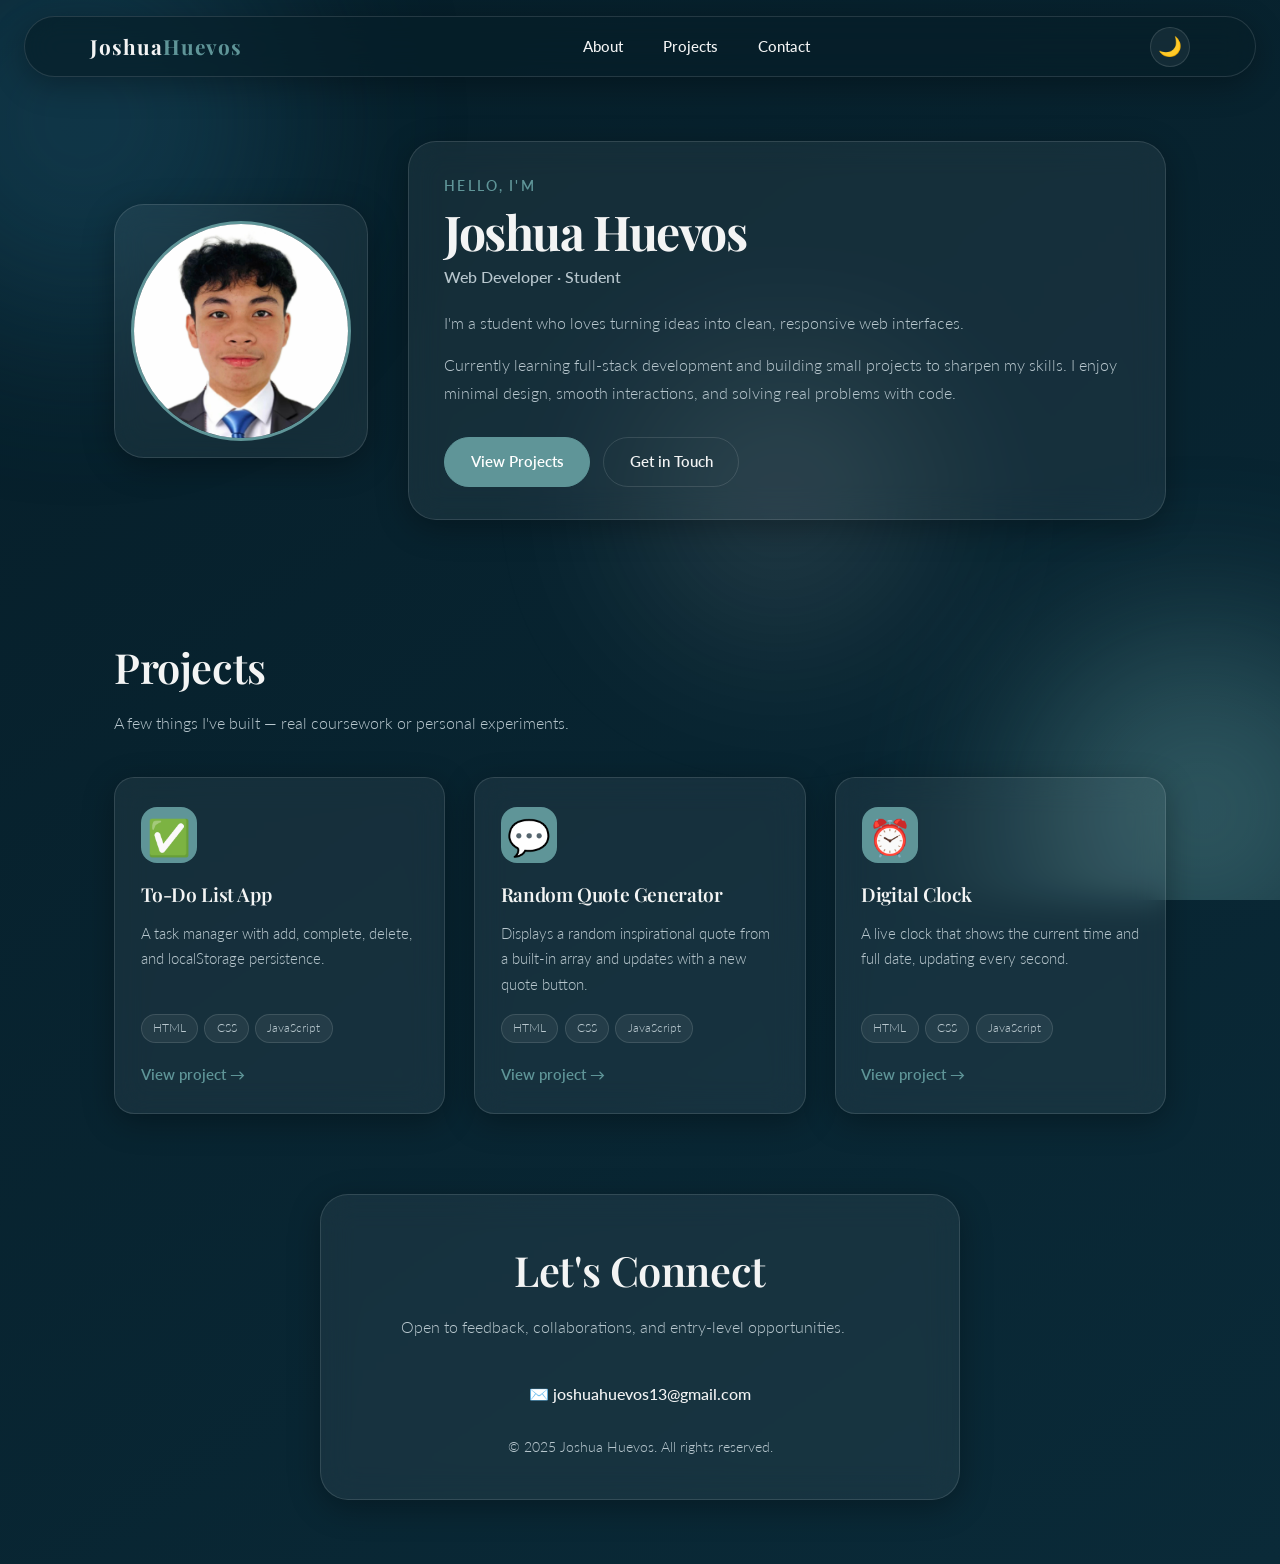
<file: index.html>
<!DOCTYPE html>
<html lang="en" data-theme="dark">
<head>
  <meta charset="UTF-8">
  <meta name="viewport" content="width=device-width, initial-scale=1.0">
  <meta name="description" content="Portfolio of Joshua Huevos — Web Developer.">
  <title>Joshua Huevos | Portfolio</title>

  <link rel="preconnect" href="https://fonts.googleapis.com">
  <link rel="preconnect" href="https://fonts.gstatic.com" crossorigin>
  <link href="https://fonts.googleapis.com/css2?family=Playfair+Display:wght@400;600;700&family=Lato:wght@300;400;700&display=swap" rel="stylesheet">

  <link rel="stylesheet" href="style.css">
</head>
<body>
  <div class="bg-orbs" aria-hidden="true">
    <span class="orb orb-1"></span>
    <span class="orb orb-2"></span>
    <span class="orb orb-3"></span>
  </div>
  <header class="site-header glass" id="top">
    <nav class="nav" aria-label="Main navigation">
      <a href="#hero" class="brand">Joshua<span>Huevos</span></a>
      <button id="navToggle" class="nav-toggle"
              aria-label="Open navigation menu"
              aria-expanded="false"
              aria-controls="navMenu">
        <span class="bar"></span>
        <span class="bar"></span>
        <span class="bar"></span>
      </button>
      <ul id="navMenu" class="nav-menu">
        <li><a class="nav-link" href="#hero">About</a></li>
        <li><a class="nav-link" href="#projects">Projects</a></li>
        <li><a class="nav-link" href="#contact">Contact</a></li>
      </ul>
      <button id="themeToggle" class="theme-toggle" aria-label="Switch colour theme">🌙</button>
    </nav>
  </header>
  <main>
    <section id="hero" class="section hero reveal">
      <div class="hero-grid">
        <div class="hero-media glass">
          <img src="images/1by1juswa.jpg"
               alt="Portrait photo of Joshua Huevos"
               width="260" height="260">
        </div>
        <div class="hero-text glass">
          <p class="eyebrow">Hello, I'm</p>
          <h1>Joshua Huevos</h1>
          <p class="role">Web Developer · Student</p>
          <p class="bio">
            I'm a student who loves turning ideas into clean, responsive web interfaces.
          </p>
          <p class="bio">
            Currently learning full-stack development and building small projects to sharpen my skills.
            I enjoy minimal design, smooth interactions, and solving real problems with code.
          </p>
          <div class="hero-actions">
            <a href="#projects" class="btn btn-primary">View Projects</a>
            <a href="#contact" class="btn btn-ghost">Get in Touch</a>
          </div>
        </div>
      </div>
    </section>
    <section id="projects" class="section reveal">
      <h2 class="section-title">Projects</h2>
      <p class="section-sub">A few things I've built — real coursework or personal experiments.</p>
      <div class="project-grid">
        <article class="card glass">
          <div class="card-thumb" aria-hidden="true">✅</div>
          <h3>To-Do List App</h3>
          <p class="card-desc">
            A task manager with add, complete, delete, and localStorage persistence.
          </p>
          <ul class="tags">
            <li>HTML</li>
            <li>CSS</li>
            <li>JavaScript</li>
          </ul>
          <a class="card-link" href="todo-app/index.html" target="_blank" rel="noopener">View project →</a>
        </article>
        <article class="card glass">
          <div class="card-thumb" aria-hidden="true">💬</div>
          <h3>Random Quote Generator</h3>
          <p class="card-desc">
            Displays a random inspirational quote from a built-in array and updates with a new quote button.
          </p>
          <ul class="tags">
            <li>HTML</li>
            <li>CSS</li>
            <li>JavaScript</li>
          </ul>
          <a class="card-link" href="quote-app/index.html" target="_blank" rel="noopener">View project →</a>
        </article>
        <article class="card glass">
          <div class="card-thumb" aria-hidden="true">⏰</div>
          <h3>Digital Clock</h3>
          <p class="card-desc">
            A live clock that shows the current time and full date, updating every second.
          </p>
          <ul class="tags">
            <li>HTML</li>
            <li>CSS</li>
            <li>JavaScript</li>
          </ul>
          <a class="card-link" href="clock-app/index.html" target="_blank" rel="noopener">View project →</a>
        </article>
      </div>
    </section>
  </main>
  <footer id="contact" class="footer reveal">
    <div class="contact-card glass">
      <h2 class="section-title">Let's Connect</h2>
      <p class="section-sub">
        Open to feedback, collaborations, and entry-level opportunities.
      </p>
      <ul class="contact-links">
        <li><a href="mailto:joshuahuevos13@gmail.com">✉️ joshuahuevos13@gmail.com</a></li>
      </ul>
      <p class="copyright">© 2025 Joshua Huevos. All rights reserved.</p>
    </div>
  </footer>
  <script src="script.js"></script>
</body>
</html>
</file>
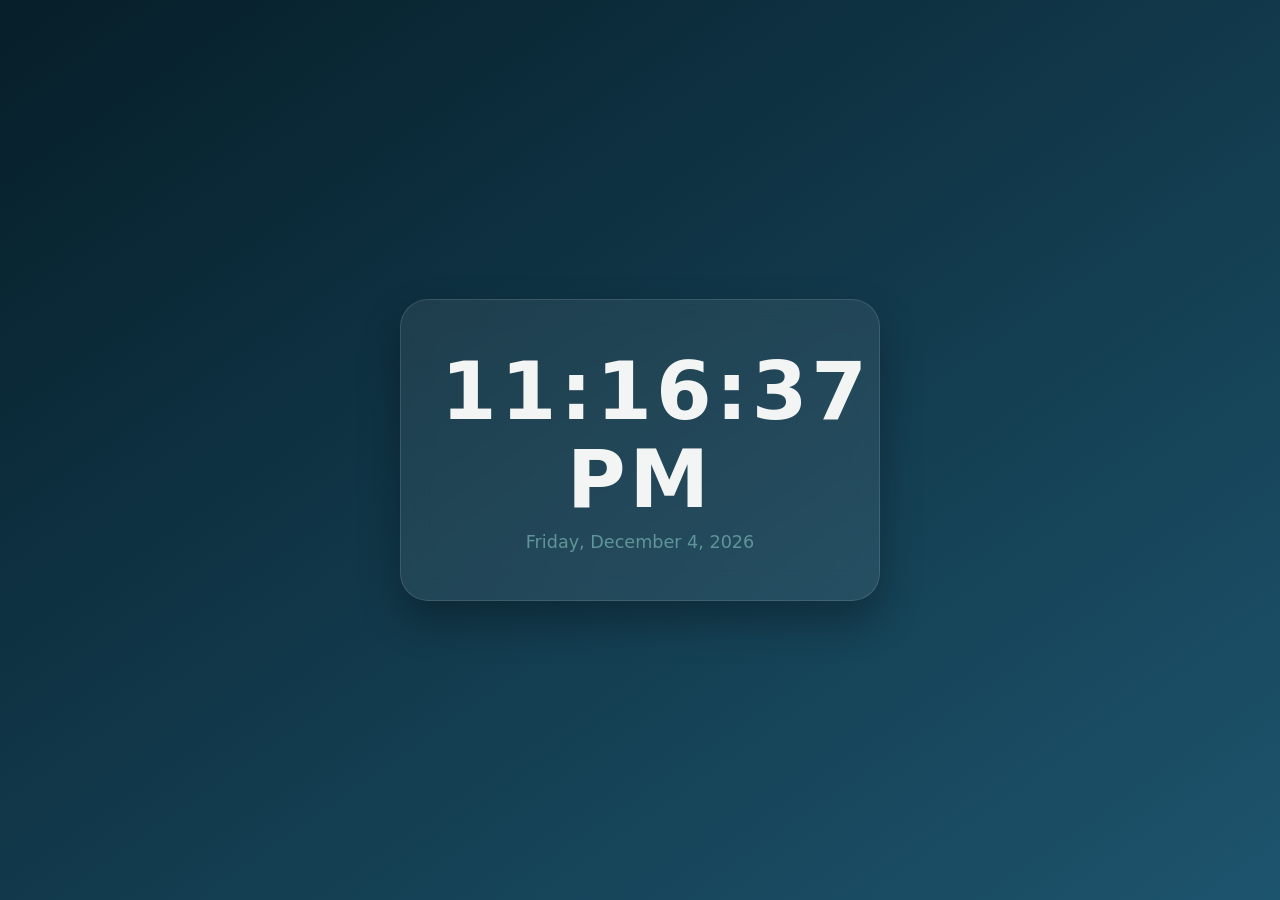
<file: clock-app/index.html>
<!DOCTYPE html>
<html lang="en">
<head>
  <meta charset="UTF-8">
  <meta name="viewport" content="width=device-width, initial-scale=1.0">
  <title>Digital Clock | Joshua Huevos</title>
  <style>
    * { margin: 0; padding: 0; box-sizing: border-box; }
    body {
      font-family: system-ui, -apple-system, sans-serif;
      background: linear-gradient(145deg, #061E29, #1D546D);
      min-height: 100vh;
      display: grid;
      place-items: center;
      color: #F3F4F4;
      padding: 1.5rem;
    }
    .clock-card {
      background: rgba(255,255,255,0.07);
      backdrop-filter: blur(14px);
      -webkit-backdrop-filter: blur(14px);
      border: 1px solid rgba(255,255,255,0.12);
      border-radius: 28px;
      padding: 3rem 2.5rem;
      text-align: center;
      box-shadow: 0 20px 40px rgba(0,0,0,0.3);
      width: 100%;
      max-width: 480px;
    }
    #time {
      font-size: clamp(2.5rem, 10vw, 5rem);
      font-weight: 700;
      letter-spacing: 0.05em;
      line-height: 1.1;
      margin-bottom: 0.5rem;
      color: #F3F4F4;
    }
    #date {
      font-size: 1.1rem;
      color: #5F9598;
      font-weight: 500;
    }
  </style>
</head>
<body>
  <div class="clock-card">
    <div id="time">--:--:--</div>
    <div id="date">Loading date...</div>
  </div>
  <script>
    const timeEl = document.getElementById('time');
    const dateEl = document.getElementById('date');
    function updateClock() {
      const now = new Date();
      let hours = now.getHours();
      const minutes = String(now.getMinutes()).padStart(2, '0');
      const seconds = String(now.getSeconds()).padStart(2, '0');
      const ampm = hours >= 12 ? 'PM' : 'AM';
      hours = hours % 12 || 12;
      const timeString = `${hours}:${minutes}:${seconds} ${ampm}`;
      timeEl.textContent = timeString;
      const options = { weekday: 'long', year: 'numeric', month: 'long', day: 'numeric' };
      dateEl.textContent = now.toLocaleDateString(undefined, options);
    }
    updateClock();
    setInterval(updateClock, 1000);
  </script>
</body>
</html>
</file>
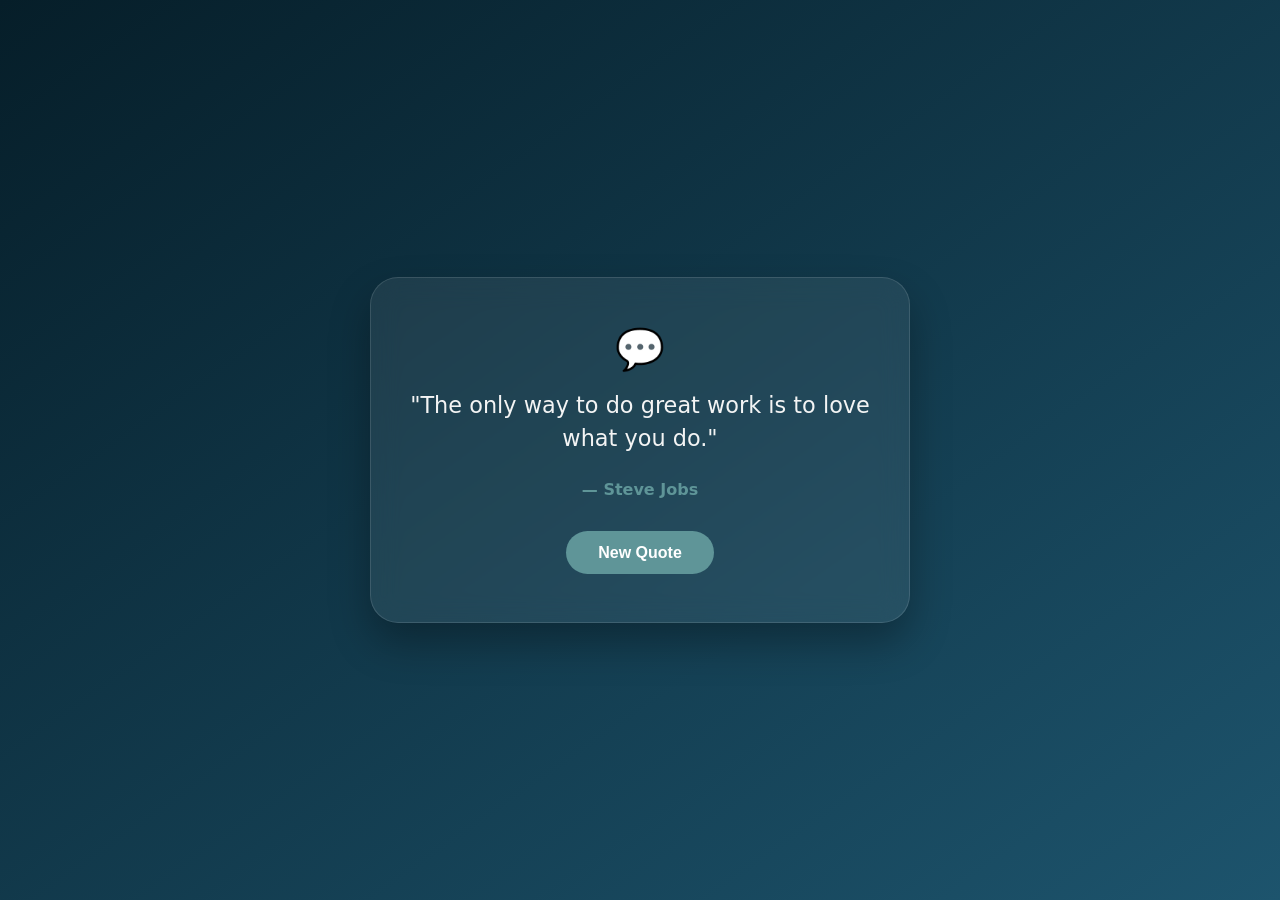
<file: quote-app/index.html>
<!DOCTYPE html>
<html lang="en">
<head>
  <meta charset="UTF-8">
  <meta name="viewport" content="width=device-width, initial-scale=1.0">
  <title>Random Quote Generator | Joshua Huevos</title>
  <style>
    * { margin: 0; padding: 0; box-sizing: border-box; }
    body {
      font-family: system-ui, -apple-system, sans-serif;
      background: linear-gradient(145deg, #061E29, #1D546D);
      min-height: 100vh;
      display: grid;
      place-items: center;
      padding: 1.5rem;
      color: #F3F4F4;
    }
    .card {
      background: rgba(255,255,255,0.07);
      backdrop-filter: blur(14px);
      -webkit-backdrop-filter: blur(14px);
      border: 1px solid rgba(255,255,255,0.12);
      border-radius: 28px;
      padding: 3rem 2rem;
      max-width: 540px;
      width: 100%;
      text-align: center;
      box-shadow: 0 20px 40px rgba(0,0,0,0.3);
    }
    .quote-icon {
      font-size: 2.5rem;
      margin-bottom: 1rem;
    }
    #quoteText {
      font-size: 1.4rem;
      font-weight: 500;
      line-height: 1.5;
      margin-bottom: 1.5rem;
      min-height: 4rem;
      color: #F3F4F4;
    }
    #quoteAuthor {
      font-size: 1rem;
      color: #5F9598;
      font-weight: 600;
      margin-bottom: 2rem;
    }
    #newQuoteBtn {
      background: #5F9598;
      border: none;
      color: #fff;
      padding: 0.8rem 2rem;
      border-radius: 40px;
      font-size: 1rem;
      font-weight: 600;
      cursor: pointer;
      transition: background 0.2s, transform 0.1s;
    }
    #newQuoteBtn:hover {
      background: #1D546D;
    }
    #newQuoteBtn:active {
      transform: scale(0.97);
    }
  </style>
</head>
<body>
  <div class="card">
    <div class="quote-icon">💬</div>
    <p id="quoteText">Loading quote...</p>
    <p id="quoteAuthor"></p>
    <button id="newQuoteBtn">New Quote</button>
  </div>
  <script>
    const quotes = [
      { text: "The only way to do great work is to love what you do.", author: "Steve Jobs" },
      { text: "Code is like humor. When you have to explain it, it’s bad.", author: "Cory House" },
      { text: "Simplicity is the soul of efficiency.", author: "Austin Freeman" },
      { text: "First, solve the problem. Then, write the code.", author: "John Johnson" },
      { text: "Experience is the name everyone gives to their mistakes.", author: "Oscar Wilde" },
      { text: "The best error message is the one that never shows up.", author: "Thomas Fuchs" },
      { text: "Talk is cheap. Show me the code.", author: "Linus Torvalds" }
    ];
    const quoteText = document.getElementById('quoteText');
    const quoteAuthor = document.getElementById('quoteAuthor');
    const newQuoteBtn = document.getElementById('newQuoteBtn');
    function showRandomQuote() {
      const randomIndex = Math.floor(Math.random() * quotes.length);
      const quote = quotes[randomIndex];
      quoteText.textContent = `"${quote.text}"`;
      quoteAuthor.textContent = `— ${quote.author}`;
    }
    showRandomQuote();
    newQuoteBtn.addEventListener('click', showRandomQuote);
  </script>
</body>
</html>
</file>
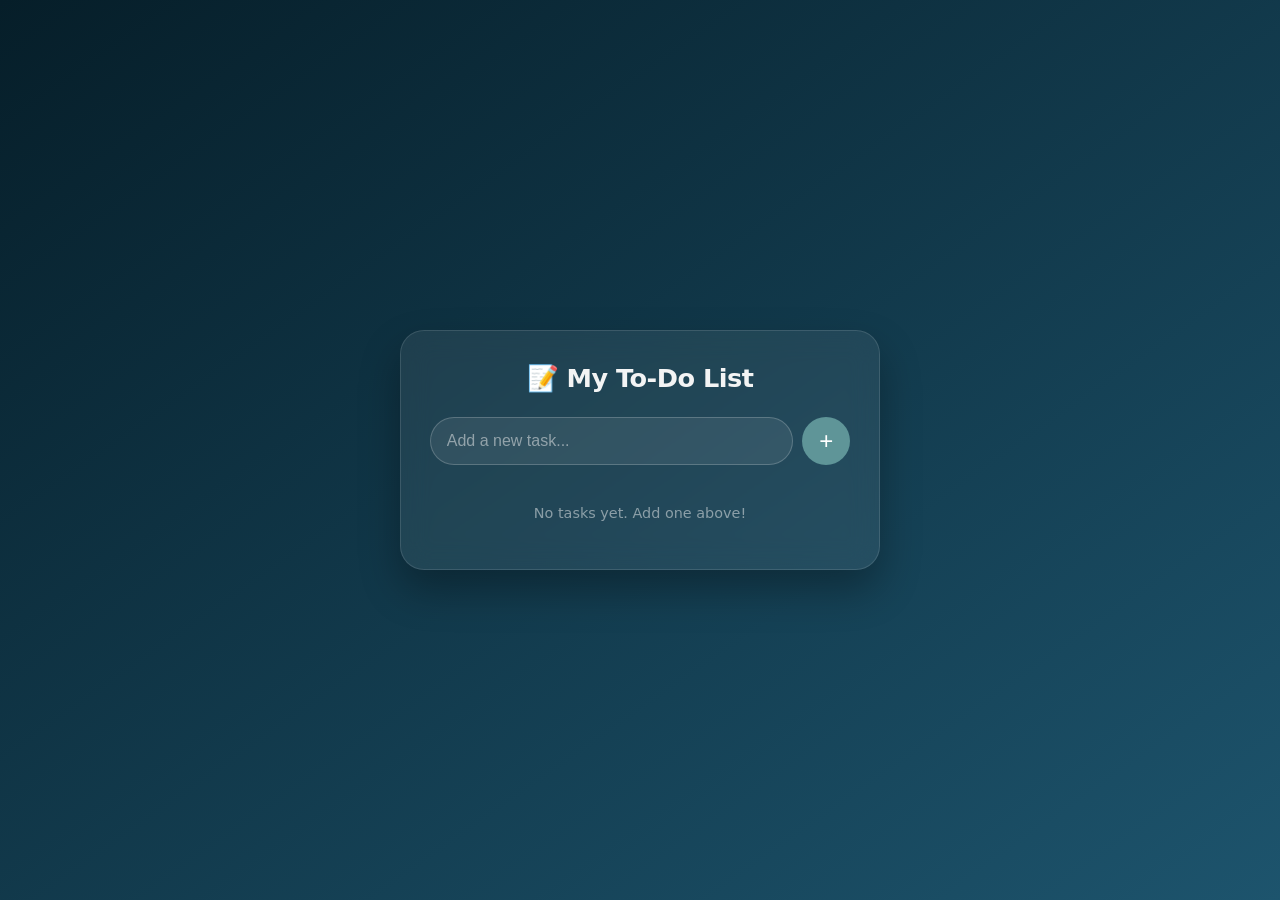
<file: todo-app/index.html>
<!DOCTYPE html>
<html lang="en">
<head>
  <meta charset="UTF-8">
  <meta name="viewport" content="width=device-width, initial-scale=1.0">
  <title>To-Do List | Joshua Huevos</title>
  <style>
    * { margin: 0; padding: 0; box-sizing: border-box; }
    body {
      font-family: system-ui, -apple-system, sans-serif;
      background: linear-gradient(145deg, #061E29, #1D546D);
      min-height: 100vh;
      display: grid;
      place-items: center;
      padding: 1.5rem;
      color: #F3F4F4;
    }
    .app {
      background: rgba(255,255,255,0.07);
      backdrop-filter: blur(14px);
      -webkit-backdrop-filter: blur(14px);
      border: 1px solid rgba(255,255,255,0.12);
      border-radius: 24px;
      padding: 2rem 1.8rem;
      width: 100%;
      max-width: 480px;
      box-shadow: 0 20px 40px rgba(0,0,0,0.3);
    }
    h1 {
      font-size: 1.6rem;
      font-weight: 700;
      margin-bottom: 1.5rem;
      text-align: center;
      letter-spacing: -0.02em;
    }
    .input-row {
      display: flex;
      gap: 0.6rem;
      margin-bottom: 1.5rem;
    }
    #taskInput {
      flex: 1;
      padding: 0.8rem 1rem;
      border-radius: 40px;
      border: 1px solid rgba(255,255,255,0.2);
      background: rgba(255,255,255,0.08);
      color: #F3F4F4;
      font-size: 1rem;
      outline: none;
      transition: border 0.2s;
    }
    #taskInput::placeholder {
      color: rgba(243,244,244,0.5);
    }
    #taskInput:focus {
      border-color: #5F9598;
    }
    #addBtn {
      background: #5F9598;
      border: none;
      color: #fff;
      width: 48px;
      height: 48px;
      border-radius: 50%;
      font-size: 1.5rem;
      cursor: pointer;
      display: grid;
      place-items: center;
      transition: background 0.2s, transform 0.1s;
    }
    #addBtn:hover {
      background: #1D546D;
    }
    #addBtn:active {
      transform: scale(0.95);
    }
    ul {
      list-style: none;
      display: flex;
      flex-direction: column;
      gap: 0.6rem;
    }
    li {
      display: flex;
      align-items: center;
      gap: 0.8rem;
      padding: 0.8rem 1rem;
      background: rgba(255,255,255,0.06);
      border: 1px solid rgba(255,255,255,0.1);
      border-radius: 16px;
      transition: background 0.2s;
    }
    li:hover {
      background: rgba(255,255,255,0.1);
    }
    li.completed span {
      text-decoration: line-through;
      opacity: 0.6;
    }
    li input[type="checkbox"] {
      width: 20px;
      height: 20px;
      accent-color: #5F9598;
      cursor: pointer;
      flex-shrink: 0;
    }
    li span {
      flex: 1;
      font-size: 0.95rem;
      word-break: break-word;
    }
    .delete-btn {
      background: none;
      border: none;
      color: rgba(243,244,244,0.5);
      font-size: 1.2rem;
      cursor: pointer;
      padding: 0.2rem 0.4rem;
      border-radius: 8px;
      transition: color 0.2s, background 0.2s;
    }
    .delete-btn:hover {
      color: #ff6b6b;
      background: rgba(255,107,107,0.15);
    }
    .empty-msg {
      text-align: center;
      opacity: 0.5;
      font-size: 0.9rem;
      padding: 1rem 0;
    }
  </style>
</head>
<body>
  <div class="app">
    <h1>📝 My To-Do List</h1>
    <div class="input-row">
      <input type="text" id="taskInput" placeholder="Add a new task..." autocomplete="off">
      <button id="addBtn" aria-label="Add task">+</button>
    </div>
    <ul id="taskList"></ul>
    <p class="empty-msg" id="emptyMsg">No tasks yet. Add one above!</p>
  </div>
  <script>
    const taskInput = document.getElementById('taskInput');
    const addBtn = document.getElementById('addBtn');
    const taskList = document.getElementById('taskList');
    const emptyMsg = document.getElementById('emptyMsg');
    let tasks = JSON.parse(localStorage.getItem('myTasks')) || [];
    function saveTasks() {
      localStorage.setItem('myTasks', JSON.stringify(tasks));
    }
    function renderTasks() {
      taskList.innerHTML = '';
      if (tasks.length === 0) {
        emptyMsg.style.display = 'block';
      } else {
        emptyMsg.style.display = 'none';
      }
      tasks.forEach((task, index) => {
        const li = document.createElement('li');
        if (task.completed) li.classList.add('completed');
        const checkbox = document.createElement('input');
        checkbox.type = 'checkbox';
        checkbox.checked = task.completed;
        checkbox.addEventListener('change', () => toggleTask(index));
        const span = document.createElement('span');
        span.textContent = task.text;
        const delBtn = document.createElement('button');
        delBtn.className = 'delete-btn';
        delBtn.innerHTML = '✕';
        delBtn.setAttribute('aria-label', 'Delete task');
        delBtn.addEventListener('click', () => deleteTask(index));
        li.appendChild(checkbox);
        li.appendChild(span);
        li.appendChild(delBtn);
        taskList.appendChild(li);
      });
    }
    function addTask() {
      const text = taskInput.value.trim();
      if (text === '') return;
      tasks.push({ text: text, completed: false });
      taskInput.value = '';
      saveTasks();
      renderTasks();
    }
    function toggleTask(index) {
      tasks[index].completed = !tasks[index].completed;
      saveTasks();
      renderTasks();
    }
    function deleteTask(index) {
      tasks.splice(index, 1);
      saveTasks();
      renderTasks();
    }
    addBtn.addEventListener('click', addTask);
    taskInput.addEventListener('keydown', (e) => {
      if (e.key === 'Enter') addTask();
    });
    renderTasks();
  </script>
</body>
</html>
</file>
<file: style.css>
*,
*::before,
*::after {
  margin: 0;
  padding: 0;
  box-sizing: border-box;
}
:root {
  --bg-1: #061E29;
  --bg-2: #0a2a38;
  --glass-bg: rgba(255, 255, 255, 0.06);
  --glass-border: rgba(255, 255, 255, 0.12);
  --glass-shadow: rgba(0, 0, 0, 0.35);
  --text-primary: #F3F4F4;
  --text-secondary: #b8c7ce;
  --accent: #5F9598;
  --accent-2: #1D546D;
  --header-bg: rgba(6, 30, 41, 0.7);
  --card-hover: rgba(255, 255, 255, 0.1);
  --nav-bg: rgba(6, 30, 41, 0.95);
  --shadow: 0 8px 32px rgba(0, 0, 0, 0.3);
}
[data-theme="light"] {
  --bg-1: #F3F4F4;
  --bg-2: #e2e8eb;
  --glass-bg: rgba(255, 255, 255, 0.55);
  --glass-border: rgba(255, 255, 255, 0.7);
  --glass-shadow: rgba(0, 0, 0, 0.1);
  --text-primary: #061E29;
  --text-secondary: #1D546D;
  --accent: #1D546D;
  --accent-2: #5F9598;
  --header-bg: rgba(243, 244, 244, 0.75);
  --card-hover: rgba(255, 255, 255, 0.8);
  --nav-bg: rgba(243, 244, 244, 0.95);
  --shadow: 0 8px 32px rgba(6, 30, 41, 0.12);
}
html {
  scroll-behavior: smooth;
  font-size: 100%;
}

h1, h2, h3, .brand, .section-title, .hero-text h1 {
  font-family: 'Playfair Display', serif;
  letter-spacing: -0.02em;
}

body {
  font-family: 'Lato', sans-serif;
  font-weight: 300;
  line-height: 1.7;
  background: linear-gradient(145deg, var(--bg-1), var(--bg-2));
  color: var(--text-primary);
  min-height: 100vh;
  overflow-x: hidden;
  transition: background 0.4s ease, color 0.4s ease;
}
img {
  max-width: 100%;
  display: block;
}
a {
  color: inherit;
  text-decoration: none;
}
ul {
  list-style: none;
}
.bg-orbs {
  position: fixed;
  inset: 0;
  z-index: -1;
  overflow: hidden;
  pointer-events: none;
}
.orb {
  position: absolute;
  border-radius: 50%;
  filter: blur(90px);
  opacity: 0.45;
  animation: float 12s ease-in-out infinite alternate;
}
.orb-1 {
  width: 420px;
  height: 420px;
  background: #1D546D;
  top: -10%;
  left: -10%;
}
.orb-2 {
  width: 360px;
  height: 360px;
  background: #5F9598;
  bottom: -10%;
  right: -8%;
  animation-delay: 3s;
}
.orb-3 {
  width: 280px;
  height: 280px;
  background: #F3F4F4;
  top: 40%;
  left: 50%;
  opacity: 0.12;
  animation-delay: 6s;
}
[data-theme="light"] .orb-3 {
  background: #061E29;
  opacity: 0.06;
}
@keyframes float {
  0%   { transform: translate(0, 0) scale(1); }
  100% { transform: translate(30px, -20px) scale(1.1); }
}
.glass {
  background: var(--glass-bg);
  backdrop-filter: blur(16px);
  -webkit-backdrop-filter: blur(16px);
  border: 1px solid var(--glass-border);
  box-shadow: var(--shadow);
  border-radius: 20px;
}
.site-header {
  position: sticky;
  top: 0;
  z-index: 100;
  margin: 1rem 1.5rem 0;
  padding: 0.6rem 1.5rem;
  background: var(--header-bg);
  border-radius: 60px;
}
.nav {
  display: flex;
  align-items: center;
  justify-content: space-between;
  gap: 1rem;
  max-width: 1100px;
  margin: 0 auto;
}
.brand {
  font-size: 1.3rem;
  font-weight: 700;
  letter-spacing: 0.05em;
}
.brand span {
  color: var(--accent);
}
.nav-menu {
  display: flex;
  gap: 0.5rem;
}
.nav-link {
  padding: 0.4rem 1rem;
  border-radius: 40px;
  font-size: 0.95rem;
  font-weight: 500;
  transition: background 0.25s, color 0.25s;
}
.nav-link:hover {
  background: var(--accent);
  color: #fff;
}
.nav-toggle {
  display: none;
  flex-direction: column;
  gap: 5px;
  background: none;
  border: none;
  cursor: pointer;
  padding: 6px;
}
.bar {
  width: 26px;
  height: 2.5px;
  background: var(--text-primary);
  border-radius: 4px;
  transition: transform 0.3s, opacity 0.3s;
}
.theme-toggle {
  background: var(--glass-bg);
  border: 1px solid var(--glass-border);
  color: var(--text-primary);
  width: 40px;
  height: 40px;
  border-radius: 50%;
  font-size: 1.2rem;
  cursor: pointer;
  display: grid;
  place-items: center;
  transition: background 0.3s, transform 0.2s;
}
.theme-toggle:hover {
  background: var(--accent);
  transform: scale(1.05);
}
.section {
  max-width: 1100px;
  margin: 0 auto;
  padding: 5rem 1.5rem 2rem;
}
.section-title {
  font-size: clamp(1.8rem, 4vw, 2.6rem);
  font-weight: 600;
  margin-bottom: 0.4rem;
  letter-spacing: -0.01em;
}
.section-sub {
  color: var(--text-secondary);
  margin-bottom: 2.5rem;
  max-width: 540px;
}
.hero {
  padding-top: 4rem;
}
.hero-grid {
  display: grid;
  grid-template-columns: auto 1fr;
  gap: 2.5rem;
  align-items: center;
}
.hero-media {
  padding: 1rem;
  display: grid;
  place-items: center;
  border-radius: 30px;
}
.hero-media img {
  width: 220px;
  height: 220px;
  object-fit: cover;
  border-radius: 50%;
  border: 3px solid var(--accent);
}
.hero-text {
  padding: 2rem 2.2rem;
  border-radius: 28px;
}
.eyebrow {
  font-size: 0.9rem;
  text-transform: uppercase;
  letter-spacing: 0.15em;
  color: var(--accent);
  font-weight: 600;
  margin-bottom: 0.4rem;
}
.hero-text h1 {
  font-size: clamp(2rem, 5vw, 3rem);
  font-weight: 700;
  letter-spacing: -0.03em;
  line-height: 1.1;
  margin-bottom: 0.3rem;
}
.role {
  font-weight: 500;
  color: var(--text-secondary);
  margin-bottom: 1.2rem;
}
.bio {
  margin-bottom: 0.8rem;
  color: var(--text-secondary);
  line-height: 1.8;
  font-weight: 300;
}
.hero-actions {
  display: flex;
  gap: 0.8rem;
  margin-top: 1.8rem;
  flex-wrap: wrap;
}
.btn {
  display: inline-block;
  padding: 0.7rem 1.6rem;
  border-radius: 40px;
  font-weight: 600;
  font-size: 0.95rem;
  transition: transform 0.2s, background 0.3s, color 0.3s;
  cursor: pointer;
}
.btn-primary {
  background: var(--accent);
  color: #fff;
  border: 1px solid var(--accent);
}
.btn-primary:hover {
  background: var(--accent-2);
  border-color: var(--accent-2);
  transform: translateY(-2px);
}
.btn-ghost {
  background: transparent;
  border: 1px solid var(--glass-border);
  color: var(--text-primary);
}
.btn-ghost:hover {
  background: var(--glass-bg);
  transform: translateY(-2px);
}
.project-grid {
  display: grid;
  grid-template-columns: repeat(auto-fit, minmax(260px, 1fr));
  gap: 1.8rem;
}
.card {
  padding: 1.8rem 1.6rem 1.6rem;
  display: flex;
  flex-direction: column;
  gap: 0.6rem;
  transition: transform 0.3s, background 0.3s;
}
.card:hover {
  transform: translateY(-6px);
  background: var(--card-hover);
}
.card-thumb {
  font-size: 2.2rem;
  width: 56px;
  height: 56px;
  display: grid;
  place-items: center;
  border-radius: 16px;
  background: var(--accent);
  color: #fff;
  margin-bottom: 0.4rem;
}
.card h3 {
  font-size: 1.2rem;
  font-weight: 600;
}
.card-desc {
  color: var(--text-secondary);
  font-size: 0.95rem;
  flex-grow: 1;
}
.tags {
  display: flex;
  flex-wrap: wrap;
  gap: 0.4rem;
  margin: 0.4rem 0 0.6rem;
}
.tags li {
  font-size: 0.75rem;
  padding: 0.2rem 0.7rem;
  border-radius: 20px;
  background: var(--glass-bg);
  border: 1px solid var(--glass-border);
  color: var(--text-secondary);
}
.card-link {
  font-weight: 600;
  color: var(--accent);
  font-size: 0.95rem;
  transition: letter-spacing 0.2s;
}
.card-link:hover {
  letter-spacing: 0.5px;
}
.footer {
  padding: 3rem 1.5rem 4rem;
}
.contact-card {
  max-width: 640px;
  margin: 0 auto;
  padding: 2.5rem 2rem;
  text-align: center;
  border-radius: 28px;
}
.contact-links {
  display: flex;
  flex-direction: column;
  gap: 0.8rem;
  margin: 1.8rem 0;
  align-items: center;
}
.contact-links a {
  font-weight: 500;
  padding: 0.5rem 1.2rem;
  border-radius: 40px;
  transition: background 0.3s;
}
.contact-links a:hover {
  background: var(--accent);
  color: #fff;
}
.copyright {
  font-size: 0.85rem;
  color: var(--text-secondary);
  margin-top: 1rem;
}
.reveal {
  opacity: 0;
  transform: translateY(30px);
  transition: opacity 0.7s ease, transform 0.7s ease;
}
.reveal.visible {
  opacity: 1;
  transform: translateY(0);
}
@media (max-width: 820px) {
  .hero-grid {
    grid-template-columns: 1fr;
    text-align: center;
  }
  .hero-media {
    justify-self: center;
  }
  .hero-text {
    padding: 1.8rem 1.5rem;
  }
  .hero-actions {
    justify-content: center;
  }
  .section-sub {
    margin-left: auto;
    margin-right: auto;
  }
}
@media (max-width: 640px) {
  .site-header {
    margin: 0.8rem 1rem 0;
    padding: 0.5rem 1rem;
  }
  .nav-toggle {
    display: flex;
  }
  .nav-menu {
    position: absolute;
    top: calc(100% + 0.5rem);
    left: 1rem;
    right: 1rem;
    flex-direction: column;
    background: var(--nav-bg);
    backdrop-filter: blur(16px);
    -webkit-backdrop-filter: blur(16px);
    border: 1px solid var(--glass-border);
    border-radius: 20px;
    padding: 0.8rem;
    gap: 0.2rem;
    opacity: 0;
    pointer-events: none;
    transform: translateY(-10px);
    transition: opacity 0.3s, transform 0.3s;
  }
  .nav-menu.open {
    opacity: 1;
    pointer-events: auto;
    transform: translateY(0);
  }
  .nav-link {
    display: block;
    text-align: center;
    padding: 0.7rem;
  }
  .nav-toggle.active .bar:nth-child(1) {
    transform: translateY(7.5px) rotate(45deg);
  }
  .nav-toggle.active .bar:nth-child(2) {
    opacity: 0;
  }
  .nav-toggle.active .bar:nth-child(3) {
    transform: translateY(-7.5px) rotate(-45deg);
  }
  .section {
    padding: 3.5rem 1.2rem 1.5rem;
  }
  .hero-media img {
    width: 160px;
    height: 160px;
  }
  .project-grid {
    grid-template-columns: 1fr;
  }
  .contact-card {
    padding: 1.8rem 1.2rem;
  }
}
@media (max-width: 380px) {
  .brand {
    font-size: 1.1rem;
  }
  .hero-text h1 {
    font-size: 1.8rem;
  }
}
</file>
